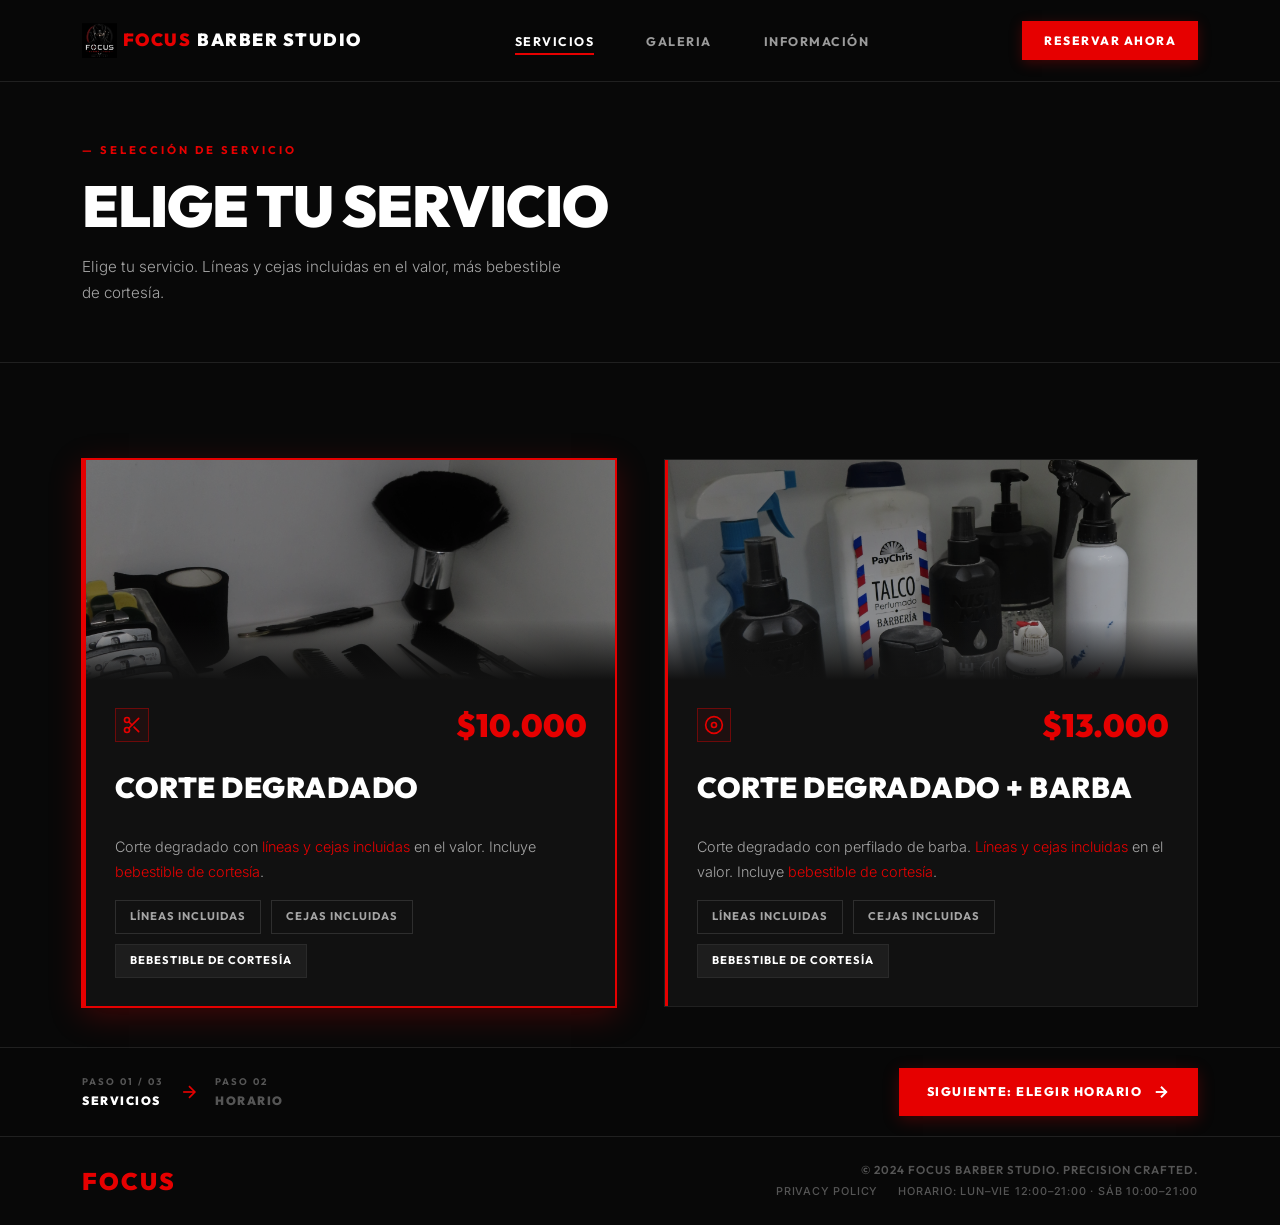
<file: servicios.html>
<!DOCTYPE html>
<html lang="es">

<head>
    <meta charset="UTF-8">
    <meta name="viewport" content="width=device-width, initial-scale=1.0">
    <title>Servicios - Focus Barber Studio</title>
    <meta name="description"
        content="Corte degradado y corte degradado + barba en Focus Barber Studio. Líneas, cejas y bebestible de cortesía incluidos.">
    <!-- Bootstrap 5 CSS CDN -->
    <link href="https://cdn.jsdelivr.net/npm/bootstrap@5.3.3/dist/css/bootstrap.min.css" rel="stylesheet"
        integrity="sha384-QWTKZyjpPEjISv5WaRU9OFeRpok6YctnYmDr5pNlyT2bRjXh0JMhjY6hW+ALEwIH" crossorigin="anonymous">
    <!-- CSS Personalizado -->
    <link rel="stylesheet" href="css/servicios.css">
</head>

<body>

    <!-- HEADER / NAVBAR -->
    <header class="srv-header">
        <nav class="navbar navbar-expand-lg navbar-dark bg-transparent">
            <div class="container">
                <a class="navbar-brand srv-logo" href="index.html">
                    <img src="imagenes/FOCUS.png" alt="Focus Logo" style="height: 35px; width: auto; object-fit: contain;">
                    <span class="srv-logo-accent">FOCUS</span> BARBER STUDIO
                </a>

                <button class="navbar-toggler border-0" type="button" data-bs-toggle="collapse"
                    data-bs-target="#srvNavbar" aria-controls="srvNavbar" aria-expanded="false"
                    aria-label="Toggle navigation">
                    <div class="srv-hamburger" id="srv-mobile-menu">
                        <span></span>
                        <span></span>
                        <span></span>
                    </div>
                </button>

                <div class="collapse navbar-collapse" id="srvNavbar">
                    <ul class="navbar-nav mx-auto srv-nav-menu align-items-lg-center gap-lg-4">
                        <li class="nav-item"><a href="servicios.html" class="srv-nav-link active">Servicios</a></li>
                        <li class="nav-item"><a href="index.html#galeria" class="srv-nav-link">Galeria</a></li>
                        <li class="nav-item"><a href="index.html#informacion" class="srv-nav-link">Información</a></li>
                    </ul>
                    <a href="index.html#informacion" class="srv-btn-book ms-lg-3 mt-3 mt-lg-0 d-inline-block">Reservar
                        ahora</a>
                </div>
            </div>
        </nav>
    </header>

    <!-- PAGE HERO / TITLE SECTION -->
    <section class="srv-hero">
        <div class="container">
            <span class="srv-badge">— Selección de Servicio</span>
            <h1 class="srv-hero-title">Elige tu servicio</h1>
            <p class="srv-hero-desc">Elige tu servicio. Líneas y cejas incluidas en el valor, más bebestible de
                cortesía.</p>
        </div>
    </section>

    <!-- SERVICES SECTION -->
    <main class="srv-main">
        <div class="container">

            <div class="row g-lg-5 g-4 srv-cards-row">

                <!-- SERVICIO 1: CORTE DEGRADADO -->
                <div class="col-lg-6 col-12">
                    <div class="srv-card selected" id="corte-degradado" data-price="10000">
                        <div class="srv-card-img-wrapper">
                            <img src="imagenes/tijera.jpeg" alt="Corte Degradado" class="srv-card-img">
                        </div>
                        <div class="srv-card-content">
                            <div class="srv-card-top">
                                <div class="srv-card-icon srv-card-icon-sm">
                                    <svg width="20" height="20" viewBox="0 0 24 24" fill="none" stroke="currentColor"
                                        stroke-width="2" stroke-linecap="round" stroke-linejoin="round">
                                        <circle cx="6" cy="6" r="3"></circle>
                                        <circle cx="6" cy="18" r="3"></circle>
                                        <line x1="20" y1="4" x2="8.12" y2="15.88"></line>
                                        <line x1="14.47" y1="14.48" x2="20" y2="20"></line>
                                        <line x1="8.12" y1="8.12" x2="12" y2="12"></line>
                                    </svg>
                                </div>
                                <span class="srv-price ms-auto">$10.000</span>
                            </div>
                            <h2 class="srv-card-title srv-card-title-lg mt-3">Corte Degradado</h2>
                            <p class="srv-card-desc mt-3">
                                Corte degradado con <span class="text-accent">líneas y cejas incluidas</span> en el valor.
                                Incluye <span class="text-accent">bebestible de cortesía</span>.
                            </p>
                            <div class="srv-tags mt-auto pt-3">
                                <span class="srv-tag srv-tag-outline">Líneas incluidas</span>
                                <span class="srv-tag srv-tag-outline">Cejas incluidas</span>
                                <span class="srv-tag">Bebestible de cortesía</span>
                            </div>
                        </div>
                    </div>
                </div>

                <!-- SERVICIO 2: CORTE DEGRADADO + BARBA -->
                <div class="col-lg-6 col-12">
                    <div class="srv-card" id="corte-degradado-barba" data-price="13000">
                        <div class="srv-card-img-wrapper">
                            <img src="imagenes/talco (1).jpeg" alt="Corte Degradado + Barba" class="srv-card-img">
                        </div>
                        <div class="srv-card-content">
                            <div class="srv-card-top">
                                <div class="srv-card-icon srv-card-icon-sm">
                                    <svg width="20" height="20" viewBox="0 0 24 24" fill="none" stroke="currentColor"
                                        stroke-width="2">
                                        <circle cx="12" cy="12" r="10"></circle>
                                        <circle cx="12" cy="12" r="3"></circle>
                                    </svg>
                                </div>
                                <span class="srv-price ms-auto">$13.000</span>
                            </div>
                            <h2 class="srv-card-title srv-card-title-lg mt-3">Corte Degradado + Barba</h2>
                            <p class="srv-card-desc mt-3">
                                Corte degradado con perfilado de barba. <span class="text-accent">Líneas y cejas
                                    incluidas</span> en el valor.
                                Incluye <span class="text-accent">bebestible de cortesía</span>.
                            </p>
                            <div class="srv-tags mt-auto pt-3">
                                <span class="srv-tag srv-tag-outline">Líneas incluidas</span>
                                <span class="srv-tag srv-tag-outline">Cejas incluidas</span>
                                <span class="srv-tag">Bebestible de cortesía</span>
                            </div>
                        </div>
                    </div>
                </div>

            </div>

        </div>
    </main>

    <!-- BOTTOM NAVIGATION BAR -->
    <div class="srv-bottom-nav">
        <div class="container d-flex justify-content-between align-items-center">
            <!-- Steps Indicator -->
            <div class="srv-steps d-flex align-items-center gap-3">
                <div class="srv-step srv-step-active">
                    <span class="srv-step-num">Paso 01 / 03</span>
                    <span class="srv-step-label">Servicios</span>
                </div>
                <svg width="20" height="20" viewBox="0 0 24 24" fill="none" stroke="currentColor" stroke-width="2"
                    class="text-accent">
                    <line x1="5" y1="12" x2="19" y2="12"></line>
                    <polyline points="12 5 19 12 12 19"></polyline>
                </svg>
                <div class="srv-step srv-step-inactive">
                    <span class="srv-step-num">Paso 02</span>
                    <span class="srv-step-label">Horario</span>
                </div>
            </div>

            <!-- Next Button -->
            <a href="agenda.html" class="srv-btn-next">
                Siguiente: Elegir Horario
                <svg width="18" height="18" viewBox="0 0 24 24" fill="none" stroke="currentColor" stroke-width="2.5">
                    <line x1="5" y1="12" x2="19" y2="12"></line>
                    <polyline points="12 5 19 12 12 19"></polyline>
                </svg>
            </a>
        </div>
    </div>

    <!-- FOOTER -->
    <footer class="srv-footer">
        <div class="container d-flex justify-content-between align-items-center flex-wrap gap-3">
            <div class="srv-footer-logo">
                <span class="srv-logo-accent">FOCUS</span>
            </div>
            <div class="srv-footer-right text-end">
                <p class="srv-footer-copy mb-1">© 2024 Focus Barber Studio. Precision Crafted.</p>
                <div class="srv-footer-links d-flex justify-content-end gap-3">
                    <a href="#" class="srv-footer-link">Privacy Policy</a>
                    <a href="#" class="srv-footer-link">Horario: Lun–Vie 12:00–21:00 · Sáb 10:00–21:00</a>
                </div>
            </div>
        </div>
    </footer>

    <!-- Bootstrap 5 JS -->
    <script src="https://cdn.jsdelivr.net/npm/bootstrap@5.3.3/dist/js/bootstrap.bundle.min.js"
        integrity="sha384-YvpcrYf0tY3lHB60NNkmXc5s9fDVZLESaAA55NDzOxhy9GkcIdslK1eN7N6jIeHz"
        crossorigin="anonymous"></script>

    <!-- Link a Javascript externo de Servicios -->
    <script src="js/servicios.js"></script>

</body>

</html>
</file>
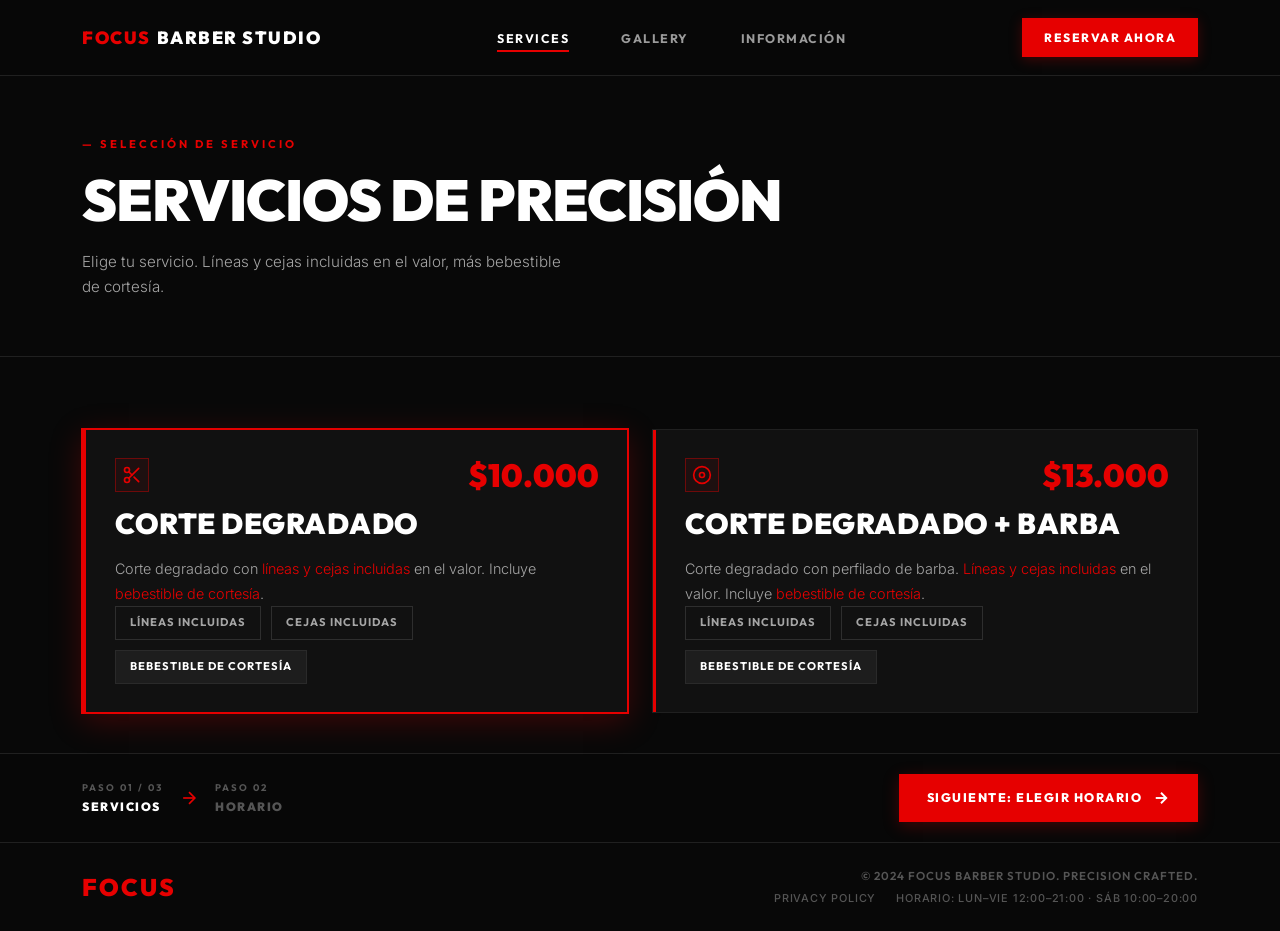
<file: BarberiaEsca/servicios.html>
<!DOCTYPE html>
<html lang="es">

<head>
    <meta charset="UTF-8">
    <meta name="viewport" content="width=device-width, initial-scale=1.0">
    <title>Servicios - Focus Barber Studio</title>
    <meta name="description" content="Corte degradado y corte degradado + barba en Focus Barber Studio. Líneas, cejas y bebestible de cortesía incluidos.">
    <!-- Bootstrap 5 CSS CDN -->
    <link href="https://cdn.jsdelivr.net/npm/bootstrap@5.3.3/dist/css/bootstrap.min.css" rel="stylesheet" integrity="sha384-QWTKZyjpPEjISv5WaRU9OFeRpok6YctnYmDr5pNlyT2bRjXh0JMhjY6hW+ALEwIH" crossorigin="anonymous">
    <!-- CSS Personalizado -->
    <link rel="stylesheet" href="css/servicios.css">
</head>

<body>

    <!-- HEADER / NAVBAR -->
    <header class="srv-header">
        <nav class="navbar navbar-expand-lg navbar-dark bg-transparent">
            <div class="container">
                <a class="navbar-brand srv-logo" href="Inicio.html">
                    <span class="srv-logo-accent">FOCUS</span> BARBER STUDIO
                </a>

                <button class="navbar-toggler border-0" type="button" data-bs-toggle="collapse" data-bs-target="#srvNavbar" aria-controls="srvNavbar" aria-expanded="false" aria-label="Toggle navigation">
                    <div class="srv-hamburger" id="srv-mobile-menu">
                        <span></span>
                        <span></span>
                        <span></span>
                    </div>
                </button>

                <div class="collapse navbar-collapse" id="srvNavbar">
                    <ul class="navbar-nav mx-auto srv-nav-menu align-items-lg-center gap-lg-4">
                        <li class="nav-item"><a href="servicios.html" class="srv-nav-link active">Services</a></li>
                        <li class="nav-item"><a href="Inicio.html#galeria" class="srv-nav-link">Gallery</a></li>
                        <li class="nav-item"><a href="Inicio.html#informacion" class="srv-nav-link">Información</a></li>
                    </ul>
                    <a href="Inicio.html#informacion" class="srv-btn-book ms-lg-3 mt-3 mt-lg-0 d-inline-block">Reservar ahora</a>
                </div>
            </div>
        </nav>
    </header>

    <!-- PAGE HERO / TITLE SECTION -->
    <section class="srv-hero">
        <div class="container">
            <span class="srv-badge">— Selección de Servicio</span>
            <h1 class="srv-hero-title">Servicios de Precisión</h1>
            <p class="srv-hero-desc">Elige tu servicio. Líneas y cejas incluidas en el valor, más bebestible de cortesía.</p>
        </div>
    </section>

    <!-- SERVICES SECTION -->
    <main class="srv-main">
        <div class="container">

            <div class="row g-4 srv-cards-row">

                <!-- SERVICIO 1: CORTE DEGRADADO -->
                <div class="col-lg-6 col-12">
                    <div class="srv-card selected" id="corte-degradado" data-price="10000">
                        <div class="srv-card-top">
                            <div class="srv-card-icon srv-card-icon-sm">
                                <svg width="20" height="20" viewBox="0 0 24 24" fill="none" stroke="currentColor" stroke-width="2" stroke-linecap="round" stroke-linejoin="round">
                                    <circle cx="6" cy="6" r="3"></circle><circle cx="6" cy="18" r="3"></circle>
                                    <line x1="20" y1="4" x2="8.12" y2="15.88"></line>
                                    <line x1="14.47" y1="14.48" x2="20" y2="20"></line>
                                    <line x1="8.12" y1="8.12" x2="12" y2="12"></line>
                                </svg>
                            </div>
                            <span class="srv-price ms-auto">$10.000</span>
                        </div>
                        <h2 class="srv-card-title srv-card-title-lg mt-3">Corte Degradado</h2>
                        <p class="srv-card-desc mt-3">
                            Corte degradado con <span class="text-accent">líneas y cejas incluidas</span> en el valor.
                            Incluye <span class="text-accent">bebestible de cortesía</span>.
                        </p>
                        <div class="srv-tags">
                            <span class="srv-tag srv-tag-outline">Líneas incluidas</span>
                            <span class="srv-tag srv-tag-outline">Cejas incluidas</span>
                            <span class="srv-tag">Bebestible de cortesía</span>
                        </div>
                    </div>
                </div>

                <!-- SERVICIO 2: CORTE DEGRADADO + BARBA -->
                <div class="col-lg-6 col-12">
                    <div class="srv-card" id="corte-degradado-barba" data-price="13000">
                        <div class="srv-card-top">
                            <div class="srv-card-icon srv-card-icon-sm">
                                <svg width="20" height="20" viewBox="0 0 24 24" fill="none" stroke="currentColor" stroke-width="2"><circle cx="12" cy="12" r="10"></circle><circle cx="12" cy="12" r="3"></circle></svg>
                            </div>
                            <span class="srv-price ms-auto">$13.000</span>
                        </div>
                        <h2 class="srv-card-title srv-card-title-lg mt-3">Corte Degradado + Barba</h2>
                        <p class="srv-card-desc mt-3">
                            Corte degradado con perfilado de barba. <span class="text-accent">Líneas y cejas incluidas</span> en el valor.
                            Incluye <span class="text-accent">bebestible de cortesía</span>.
                        </p>
                        <div class="srv-tags">
                            <span class="srv-tag srv-tag-outline">Líneas incluidas</span>
                            <span class="srv-tag srv-tag-outline">Cejas incluidas</span>
                            <span class="srv-tag">Bebestible de cortesía</span>
                        </div>
                    </div>
                </div>

            </div>

        </div>
    </main>

    <!-- BOTTOM NAVIGATION BAR -->
    <div class="srv-bottom-nav">
        <div class="container d-flex justify-content-between align-items-center">
            <!-- Steps Indicator -->
            <div class="srv-steps d-flex align-items-center gap-3">
                <div class="srv-step srv-step-active">
                    <span class="srv-step-num">Paso 01 / 03</span>
                    <span class="srv-step-label">Servicios</span>
                </div>
                <svg width="20" height="20" viewBox="0 0 24 24" fill="none" stroke="currentColor" stroke-width="2" class="text-accent"><line x1="5" y1="12" x2="19" y2="12"></line><polyline points="12 5 19 12 12 19"></polyline></svg>
                <div class="srv-step srv-step-inactive">
                    <span class="srv-step-num">Paso 02</span>
                    <span class="srv-step-label">Horario</span>
                </div>
            </div>

            <!-- Next Button -->
            <a href="agenda.html" class="srv-btn-next">
                Siguiente: Elegir Horario
                <svg width="18" height="18" viewBox="0 0 24 24" fill="none" stroke="currentColor" stroke-width="2.5"><line x1="5" y1="12" x2="19" y2="12"></line><polyline points="12 5 19 12 12 19"></polyline></svg>
            </a>
        </div>
    </div>

    <!-- FOOTER -->
    <footer class="srv-footer">
        <div class="container d-flex justify-content-between align-items-center flex-wrap gap-3">
            <div class="srv-footer-logo">
                <span class="srv-logo-accent">FOCUS</span>
            </div>
            <div class="srv-footer-right text-end">
                <p class="srv-footer-copy mb-1">© 2024 Focus Barber Studio. Precision Crafted.</p>
                <div class="srv-footer-links d-flex justify-content-end gap-3">
                    <a href="#" class="srv-footer-link">Privacy Policy</a>
                    <a href="#" class="srv-footer-link">Horario: Lun–Vie 12:00–21:00 · Sáb 10:00–20:00</a>
                </div>
            </div>
        </div>
    </footer>

    <!-- Bootstrap 5 JS -->
    <script src="https://cdn.jsdelivr.net/npm/bootstrap@5.3.3/dist/js/bootstrap.bundle.min.js" integrity="sha384-YvpcrYf0tY3lHB60NNkmXc5s9fDVZLESaAA55NDzOxhy9GkcIdslK1eN7N6jIeHz" crossorigin="anonymous"></script>

    <!-- Link a Javascript externo de Servicios -->
    <script src="js/servicios.js"></script>

</body>
</html>
</file>
<file: css/servicios.css>
/* =====================================================
   FOCUS BARBER STUDIO - servicios.css
   ===================================================== */

@import url('https://fonts.googleapis.com/css2?family=Inter:wght@300;400;500;600&family=Outfit:wght@400;600;700;800;900&display=swap');

/* === CSS Variables === */
:root {
  --bg-dark: #080808;
  --bg-card: #111111;
  --bg-card-hover: #161616;
  --bg-input: #181818;
  --primary-red: #e60000;
  --primary-red-hover: #ff2a2a;
  --primary-red-glow: rgba(230, 0, 0, 0.25);
  --text-white: #ffffff;
  --text-gray: #a5a5a5;
  --text-muted: #555555;
  --border-color: #202020;
  --border-red: rgba(230, 0, 0, 0.4);
  --font-title: 'Outfit', sans-serif;
  --font-body: 'Inter', sans-serif;
  --transition: all 0.3s cubic-bezier(0.25, 0.8, 0.25, 1);
}

/* === Base === */
*, *::before, *::after { box-sizing: border-box; margin: 0; padding: 0; }

html {
  scroll-behavior: smooth;
  background-color: var(--bg-dark);
  overflow-x: hidden;
}

body {
  background-color: var(--bg-dark);
  color: var(--text-white);
  font-family: var(--font-body);
  line-height: 1.6;
  -webkit-font-smoothing: antialiased;
  min-height: 100vh;
  display: flex;
  flex-direction: column;
}

a { text-decoration: none; color: inherit; transition: var(--transition); }

h1, h2, h3, h4 {
  font-family: var(--font-title);
  font-weight: 900;
  text-transform: uppercase;
  letter-spacing: 0.5px;
}

.text-accent { color: var(--primary-red) !important; }

/* === Custom Scrollbar === */
::-webkit-scrollbar { width: 6px; }
::-webkit-scrollbar-track { background: var(--bg-dark); }
::-webkit-scrollbar-thumb { background: #222; border-radius: 3px; }
::-webkit-scrollbar-thumb:hover { background: var(--primary-red); }

/* =====================================================
   HEADER / NAVBAR
   ===================================================== */
.srv-header {
  position: sticky;
  top: 0;
  z-index: 1000;
  background-color: rgba(8, 8, 8, 0.96);
  backdrop-filter: blur(14px);
  -webkit-backdrop-filter: blur(14px);
  border-bottom: 1px solid var(--border-color);
}

.srv-header .navbar {
  padding: 18px 0;
}

/* Logo */
.srv-logo {
  font-family: var(--font-title) !important;
  font-size: 1.1rem !important;
  font-weight: 900 !important;
  letter-spacing: 1.5px;
  text-transform: uppercase;
  color: var(--text-white) !important;
  display: flex;
  align-items: center;
  gap: 6px;
}

.srv-logo-accent {
  color: var(--primary-red);
}

/* Nav links */
.srv-nav-link {
  font-family: var(--font-title);
  font-size: 0.78rem;
  font-weight: 700;
  text-transform: uppercase;
  letter-spacing: 1.5px;
  color: rgba(255,255,255,0.6) !important;
  padding: 6px 14px !important;
  position: relative;
  transition: var(--transition);
}

.srv-nav-link::after {
  content: '';
  position: absolute;
  bottom: 0;
  left: 14px;
  width: 0;
  height: 2px;
  background: var(--primary-red);
  transition: var(--transition);
}

.srv-nav-link:hover,
.srv-nav-link.active {
  color: var(--text-white) !important;
}

.srv-nav-link:hover::after,
.srv-nav-link.active::after {
  width: calc(100% - 28px);
}

/* Book Now Button */
.srv-btn-book {
  background-color: var(--primary-red);
  color: var(--text-white) !important;
  font-family: var(--font-title);
  font-size: 0.75rem;
  font-weight: 800;
  text-transform: uppercase;
  letter-spacing: 1.5px;
  padding: 10px 22px;
  border-radius: 0;
  box-shadow: 0 3px 12px var(--primary-red-glow);
  transition: var(--transition);
}

.srv-btn-book:hover {
  background-color: var(--primary-red-hover);
  box-shadow: 0 5px 18px rgba(255,42,42,0.45);
  transform: translateY(-2px);
  color: var(--text-white) !important;
}

/* Hamburger */
.srv-hamburger {
  display: flex;
  flex-direction: column;
  justify-content: space-between;
  width: 22px;
  height: 16px;
  cursor: pointer;
}

.srv-hamburger span {
  display: block;
  height: 2px;
  width: 100%;
  background: var(--text-white);
  transition: var(--transition);
}

.srv-hamburger.active span:nth-child(1) { transform: translateY(7px) rotate(45deg); }
.srv-hamburger.active span:nth-child(2) { opacity: 0; }
.srv-hamburger.active span:nth-child(3) { transform: translateY(-7px) rotate(-45deg); }

/* Mobile collapse */
@media (max-width: 991px) {
  .navbar-collapse {
    background-color: var(--bg-dark);
    border-top: 1px solid var(--border-color);
    padding: 20px 0;
    margin-top: 12px;
  }
  .srv-nav-link { padding: 10px 0 !important; }
  .srv-nav-link::after { left: 0; }
  .srv-nav-link:hover::after, .srv-nav-link.active::after { width: 30px; }
}

/* =====================================================
   PAGE HERO / TITLE
   ===================================================== */
.srv-hero {
  padding: 60px 0 40px;
  border-bottom: 1px solid var(--border-color);
}

.srv-badge {
  font-family: var(--font-title);
  font-size: 0.7rem;
  font-weight: 700;
  text-transform: uppercase;
  letter-spacing: 3px;
  color: var(--primary-red);
  display: block;
  margin-bottom: 16px;
}

.srv-hero-title {
  font-size: clamp(2.2rem, 5vw, 3.6rem);
  font-weight: 900;
  line-height: 1.05;
  letter-spacing: -1px;
  margin-bottom: 18px;
  color: var(--text-white);
}

.srv-hero-desc {
  font-size: 0.95rem;
  color: var(--text-gray);
  font-weight: 300;
  max-width: 480px;
  line-height: 1.7;
}

/* =====================================================
   MAIN CONTENT
   ===================================================== */
.srv-main {
  flex: 1;
  padding: 48px 0 40px;
}

/* ===  FEATURED CARD (Corte de Precisión) === */
.srv-card-featured {
  background-color: var(--bg-card);
  border: 1px solid var(--border-color);
  margin-bottom: 24px;
  cursor: pointer;
  transition: var(--transition);
  position: relative;
  overflow: hidden;
}

.srv-card-featured::before {
  content: '';
  position: absolute;
  left: 0;
  top: 0;
  bottom: 0;
  width: 3px;
  background: var(--primary-red);
}

.srv-card-featured:hover {
  border-color: var(--border-red);
  background-color: var(--bg-card-hover);
}

.srv-card-featured.selected {
  border-color: var(--primary-red);
  box-shadow: 0 0 0 1px var(--primary-red), 0 8px 30px var(--primary-red-glow);
}

.srv-card-featured-body {
  display: flex;
  align-items: stretch;
}

.srv-card-featured-left {
  flex: 1;
  padding: 36px 36px 36px 44px;
  display: flex;
  flex-direction: column;
  justify-content: space-between;
  gap: 20px;
}

.srv-card-featured-img {
  width: 300px;
  flex-shrink: 0;
  overflow: hidden;
  border-left: 1px solid var(--border-color);
}

.srv-card-featured-img img {
  width: 100%;
  height: 100%;
  object-fit: cover;
  filter: grayscale(100%) brightness(0.75);
  transition: var(--transition);
  display: block;
}

.srv-card-featured:hover .srv-card-featured-img img {
  filter: grayscale(60%) brightness(0.85);
  transform: scale(1.03);
}

/* === CARD HEADER ROW === */
.srv-card-header {
  display: flex;
  align-items: center;
  gap: 16px;
  flex-wrap: wrap;
}

/* Icon */
.srv-card-icon {
  color: var(--primary-red);
  display: flex;
  align-items: center;
  justify-content: center;
  width: 40px;
  height: 40px;
  border: 1px solid var(--border-red);
  background-color: rgba(230, 0, 0, 0.06);
  flex-shrink: 0;
}

.srv-card-icon-sm {
  width: 34px;
  height: 34px;
}

/* Card Title */
.srv-card-title {
  font-size: 1.7rem;
  font-weight: 900;
  text-transform: uppercase;
  letter-spacing: 0.5px;
  color: var(--text-white);
  margin: 0;
  line-height: 1.1;
}

.srv-card-title-lg {
  font-size: 1.8rem;
  margin-top: 12px;
  margin-bottom: 14px;
}

/* Price block */
.srv-price-block {
  text-align: right;
  display: flex;
  flex-direction: column;
}

.srv-price-label {
  font-size: 0.65rem;
  text-transform: uppercase;
  letter-spacing: 2px;
  color: var(--text-muted);
  font-weight: 600;
  font-family: var(--font-title);
}

.srv-price {
  font-family: var(--font-title);
  font-size: 2rem;
  font-weight: 900;
  color: var(--primary-red);
  line-height: 1;
}

.srv-price-sm {
  font-size: 1.6rem;
  line-height: 1;
}

/* Description */
.srv-card-desc {
  font-size: 0.9rem;
  color: var(--text-gray);
  font-weight: 300;
  line-height: 1.75;
  margin: 0;
}

.srv-card-desc-accent {
  font-size: 0.85rem;
  line-height: 1.7;
  color: var(--text-gray);
}

/* === TAGS === */
.srv-tags {
  display: flex;
  gap: 10px;
  flex-wrap: wrap;
  align-items: center;
}

.srv-tag {
  display: inline-flex;
  align-items: center;
  gap: 6px;
  font-family: var(--font-title);
  font-size: 0.7rem;
  font-weight: 700;
  text-transform: uppercase;
  letter-spacing: 1px;
  color: var(--text-white);
  background-color: rgba(255,255,255,0.05);
  border: 1px solid #2a2a2a;
  padding: 7px 14px;
}

.srv-tag svg { color: var(--primary-red); }

.srv-tag-outline {
  background-color: transparent;
  border-color: rgba(255,255,255,0.12);
  color: var(--text-gray);
}

/* ===  SMALLER CARDS === */
.srv-cards-row { margin-top: 0; }

.srv-card {
  background-color: var(--bg-card);
  border: 1px solid var(--border-color);
  padding: 0;
  height: 100%;
  position: relative;
  overflow: hidden;
  cursor: pointer;
  transition: var(--transition);
  display: flex;
  flex-direction: column;
}

.srv-card::before {
  content: '';
  position: absolute;
  left: 0;
  top: 0;
  bottom: 0;
  width: 3px;
  background: var(--primary-red);
  z-index: 10;
}

.srv-card:hover {
  border-color: var(--border-red);
  background-color: var(--bg-card-hover);
}

.srv-card.selected {
  border-color: var(--primary-red);
  box-shadow: 0 0 0 1px var(--primary-red), 0 8px 30px var(--primary-red-glow);
}

.srv-card-img-wrapper {
  width: 100%;
  height: 220px;
  overflow: hidden;
  position: relative;
}

.srv-card-img-wrapper::after {
  content: '';
  position: absolute;
  bottom: 0;
  left: 0;
  right: 0;
  height: 60px;
  background: linear-gradient(to top, var(--bg-card), transparent);
  pointer-events: none;
}

.srv-card-img {
  width: 100%;
  height: 100%;
  object-fit: cover;
  filter: grayscale(30%) brightness(0.75);
  transition: var(--transition);
}

.srv-card:hover .srv-card-img {
  filter: grayscale(0%) brightness(0.9);
  transform: scale(1.04);
}

.srv-card-content {
  padding: 28px 28px 28px 32px;
  display: flex;
  flex-direction: column;
  flex: 1;
}

.srv-card-top {
  display: flex;
  align-items: center;
  margin-bottom: 14px;
}

/* Most Wanted Badge */
.srv-card-featured-badge {
  position: relative;
}

.srv-most-wanted {
  position: absolute;
  top: 0;
  right: 0;
  background-color: var(--primary-red);
  color: var(--text-white);
  font-family: var(--font-title);
  font-size: 0.6rem;
  font-weight: 800;
  text-transform: uppercase;
  letter-spacing: 1.5px;
  padding: 5px 12px;
  z-index: 2;
}

/* =====================================================
   BOTTOM NAVIGATION BAR
   ===================================================== */
.srv-bottom-nav {
  border-top: 1px solid var(--border-color);
  background-color: rgba(8, 8, 8, 0.95);
  padding: 20px 0;
  margin-top: auto;
}

/* Steps */
.srv-steps {
  gap: 12px;
}

.srv-step {
  display: flex;
  flex-direction: column;
  gap: 2px;
}

.srv-step-num {
  font-family: var(--font-title);
  font-size: 0.6rem;
  font-weight: 700;
  text-transform: uppercase;
  letter-spacing: 2px;
}

.srv-step-label {
  font-family: var(--font-title);
  font-size: 0.75rem;
  font-weight: 900;
  text-transform: uppercase;
  letter-spacing: 1.5px;
}

.srv-step-active .srv-step-num { color: var(--text-muted); }
.srv-step-active .srv-step-label { color: var(--text-white); }
.srv-step-inactive .srv-step-num,
.srv-step-inactive .srv-step-label { color: var(--text-muted); }

/* Next Button */
.srv-btn-next {
  display: inline-flex;
  align-items: center;
  gap: 10px;
  background-color: var(--primary-red);
  color: var(--text-white) !important;
  font-family: var(--font-title);
  font-size: 0.78rem;
  font-weight: 800;
  text-transform: uppercase;
  letter-spacing: 1.5px;
  padding: 14px 28px;
  border-radius: 0;
  transition: var(--transition);
  box-shadow: 0 4px 15px var(--primary-red-glow);
}

.srv-btn-next:hover {
  background-color: var(--primary-red-hover);
  box-shadow: 0 6px 22px rgba(255,42,42,0.5);
  transform: translateX(3px);
  color: var(--text-white) !important;
}

/* =====================================================
   FOOTER
   ===================================================== */
.srv-footer {
  border-top: 1px solid var(--border-color);
  background-color: var(--bg-dark);
  padding: 24px 0;
}

.srv-footer-logo {
  font-family: var(--font-title);
  font-size: 1.5rem;
  font-weight: 900;
  letter-spacing: 2px;
}

.srv-footer-copy {
  font-size: 0.72rem;
  color: var(--text-muted);
  text-transform: uppercase;
  letter-spacing: 1px;
  font-family: var(--font-title);
  font-weight: 600;
}

.srv-footer-links {
  gap: 20px !important;
}

.srv-footer-link {
  font-size: 0.68rem;
  color: var(--text-muted);
  text-transform: uppercase;
  letter-spacing: 0.8px;
  font-weight: 500;
}

.srv-footer-link:hover {
  color: var(--primary-red);
}

/* =====================================================
   RESPONSIVE
   ===================================================== */
@media (max-width: 991px) {
  .srv-hero { padding: 44px 0 32px; }

  .srv-card-featured-body {
    flex-direction: column;
  }

  .srv-card-featured-img {
    width: 100%;
    height: 240px;
    border-left: none;
    border-top: 1px solid var(--border-color);
  }

  .srv-card-featured-left {
    padding: 28px 28px 28px 36px;
  }

  .srv-card-title { font-size: 1.4rem; }
  .srv-card-title-lg { font-size: 1.5rem; }
}

@media (max-width: 576px) {
  .srv-hero-title { font-size: 2rem; letter-spacing: -0.5px; }

  .srv-bottom-nav .container {
    flex-direction: column;
    gap: 16px;
    align-items: flex-start !important;
  }

  .srv-btn-next { width: 100%; justify-content: center; }

  .srv-footer .container {
    flex-direction: column;
    align-items: flex-start !important;
  }

  .srv-footer-right {
    text-align: left !important;
  }

  .srv-footer-links {
    justify-content: flex-start !important;
  }

  .srv-price { font-size: 1.6rem; }
  .srv-card-featured-left { padding: 20px 20px 20px 28px; }
  .srv-card { padding: 0; }
  .srv-card-content { padding: 24px 20px 20px 24px; }
}
</file>
<file: BarberiaEsca/css/servicios.css>
/* =====================================================
   FOCUS BARBER STUDIO - servicios.css
   ===================================================== */

@import url('https://fonts.googleapis.com/css2?family=Inter:wght@300;400;500;600&family=Outfit:wght@400;600;700;800;900&display=swap');

/* === CSS Variables === */
:root {
  --bg-dark: #080808;
  --bg-card: #111111;
  --bg-card-hover: #161616;
  --bg-input: #181818;
  --primary-red: #e60000;
  --primary-red-hover: #ff2a2a;
  --primary-red-glow: rgba(230, 0, 0, 0.25);
  --text-white: #ffffff;
  --text-gray: #a5a5a5;
  --text-muted: #555555;
  --border-color: #202020;
  --border-red: rgba(230, 0, 0, 0.4);
  --font-title: 'Outfit', sans-serif;
  --font-body: 'Inter', sans-serif;
  --transition: all 0.3s cubic-bezier(0.25, 0.8, 0.25, 1);
}

/* === Base === */
*, *::before, *::after { box-sizing: border-box; margin: 0; padding: 0; }

html {
  scroll-behavior: smooth;
  background-color: var(--bg-dark);
  overflow-x: hidden;
}

body {
  background-color: var(--bg-dark);
  color: var(--text-white);
  font-family: var(--font-body);
  line-height: 1.6;
  -webkit-font-smoothing: antialiased;
  min-height: 100vh;
  display: flex;
  flex-direction: column;
}

a { text-decoration: none; color: inherit; transition: var(--transition); }

h1, h2, h3, h4 {
  font-family: var(--font-title);
  font-weight: 900;
  text-transform: uppercase;
  letter-spacing: 0.5px;
}

.text-accent { color: var(--primary-red) !important; }

/* === Custom Scrollbar === */
::-webkit-scrollbar { width: 6px; }
::-webkit-scrollbar-track { background: var(--bg-dark); }
::-webkit-scrollbar-thumb { background: #222; border-radius: 3px; }
::-webkit-scrollbar-thumb:hover { background: var(--primary-red); }

/* =====================================================
   HEADER / NAVBAR
   ===================================================== */
.srv-header {
  position: sticky;
  top: 0;
  z-index: 1000;
  background-color: rgba(8, 8, 8, 0.96);
  backdrop-filter: blur(14px);
  -webkit-backdrop-filter: blur(14px);
  border-bottom: 1px solid var(--border-color);
}

.srv-header .navbar {
  padding: 18px 0;
}

/* Logo */
.srv-logo {
  font-family: var(--font-title) !important;
  font-size: 1.1rem !important;
  font-weight: 900 !important;
  letter-spacing: 1.5px;
  text-transform: uppercase;
  color: var(--text-white) !important;
  display: flex;
  align-items: center;
  gap: 6px;
}

.srv-logo-accent {
  color: var(--primary-red);
}

/* Nav links */
.srv-nav-link {
  font-family: var(--font-title);
  font-size: 0.78rem;
  font-weight: 700;
  text-transform: uppercase;
  letter-spacing: 1.5px;
  color: rgba(255,255,255,0.6) !important;
  padding: 6px 14px !important;
  position: relative;
  transition: var(--transition);
}

.srv-nav-link::after {
  content: '';
  position: absolute;
  bottom: 0;
  left: 14px;
  width: 0;
  height: 2px;
  background: var(--primary-red);
  transition: var(--transition);
}

.srv-nav-link:hover,
.srv-nav-link.active {
  color: var(--text-white) !important;
}

.srv-nav-link:hover::after,
.srv-nav-link.active::after {
  width: calc(100% - 28px);
}

/* Book Now Button */
.srv-btn-book {
  background-color: var(--primary-red);
  color: var(--text-white) !important;
  font-family: var(--font-title);
  font-size: 0.75rem;
  font-weight: 800;
  text-transform: uppercase;
  letter-spacing: 1.5px;
  padding: 10px 22px;
  border-radius: 0;
  box-shadow: 0 3px 12px var(--primary-red-glow);
  transition: var(--transition);
}

.srv-btn-book:hover {
  background-color: var(--primary-red-hover);
  box-shadow: 0 5px 18px rgba(255,42,42,0.45);
  transform: translateY(-2px);
  color: var(--text-white) !important;
}

/* Hamburger */
.srv-hamburger {
  display: flex;
  flex-direction: column;
  justify-content: space-between;
  width: 22px;
  height: 16px;
  cursor: pointer;
}

.srv-hamburger span {
  display: block;
  height: 2px;
  width: 100%;
  background: var(--text-white);
  transition: var(--transition);
}

.srv-hamburger.active span:nth-child(1) { transform: translateY(7px) rotate(45deg); }
.srv-hamburger.active span:nth-child(2) { opacity: 0; }
.srv-hamburger.active span:nth-child(3) { transform: translateY(-7px) rotate(-45deg); }

/* Mobile collapse */
@media (max-width: 991px) {
  .navbar-collapse {
    background-color: var(--bg-dark);
    border-top: 1px solid var(--border-color);
    padding: 20px 0;
    margin-top: 12px;
  }
  .srv-nav-link { padding: 10px 0 !important; }
  .srv-nav-link::after { left: 0; }
  .srv-nav-link:hover::after, .srv-nav-link.active::after { width: 30px; }
}

/* =====================================================
   PAGE HERO / TITLE
   ===================================================== */
.srv-hero {
  padding: 60px 0 40px;
  border-bottom: 1px solid var(--border-color);
}

.srv-badge {
  font-family: var(--font-title);
  font-size: 0.7rem;
  font-weight: 700;
  text-transform: uppercase;
  letter-spacing: 3px;
  color: var(--primary-red);
  display: block;
  margin-bottom: 16px;
}

.srv-hero-title {
  font-size: clamp(2.2rem, 5vw, 3.6rem);
  font-weight: 900;
  line-height: 1.05;
  letter-spacing: -1px;
  margin-bottom: 18px;
  color: var(--text-white);
}

.srv-hero-desc {
  font-size: 0.95rem;
  color: var(--text-gray);
  font-weight: 300;
  max-width: 480px;
  line-height: 1.7;
}

/* =====================================================
   MAIN CONTENT
   ===================================================== */
.srv-main {
  flex: 1;
  padding: 48px 0 40px;
}

/* ===  FEATURED CARD (Corte de Precisión) === */
.srv-card-featured {
  background-color: var(--bg-card);
  border: 1px solid var(--border-color);
  margin-bottom: 24px;
  cursor: pointer;
  transition: var(--transition);
  position: relative;
  overflow: hidden;
}

.srv-card-featured::before {
  content: '';
  position: absolute;
  left: 0;
  top: 0;
  bottom: 0;
  width: 3px;
  background: var(--primary-red);
}

.srv-card-featured:hover {
  border-color: var(--border-red);
  background-color: var(--bg-card-hover);
}

.srv-card-featured.selected {
  border-color: var(--primary-red);
  box-shadow: 0 0 0 1px var(--primary-red), 0 8px 30px var(--primary-red-glow);
}

.srv-card-featured-body {
  display: flex;
  align-items: stretch;
}

.srv-card-featured-left {
  flex: 1;
  padding: 36px 36px 36px 44px;
  display: flex;
  flex-direction: column;
  justify-content: space-between;
  gap: 20px;
}

.srv-card-featured-img {
  width: 300px;
  flex-shrink: 0;
  overflow: hidden;
  border-left: 1px solid var(--border-color);
}

.srv-card-featured-img img {
  width: 100%;
  height: 100%;
  object-fit: cover;
  filter: grayscale(100%) brightness(0.75);
  transition: var(--transition);
  display: block;
}

.srv-card-featured:hover .srv-card-featured-img img {
  filter: grayscale(60%) brightness(0.85);
  transform: scale(1.03);
}

/* === CARD HEADER ROW === */
.srv-card-header {
  display: flex;
  align-items: center;
  gap: 16px;
  flex-wrap: wrap;
}

/* Icon */
.srv-card-icon {
  color: var(--primary-red);
  display: flex;
  align-items: center;
  justify-content: center;
  width: 40px;
  height: 40px;
  border: 1px solid var(--border-red);
  background-color: rgba(230, 0, 0, 0.06);
  flex-shrink: 0;
}

.srv-card-icon-sm {
  width: 34px;
  height: 34px;
}

/* Card Title */
.srv-card-title {
  font-size: 1.7rem;
  font-weight: 900;
  text-transform: uppercase;
  letter-spacing: 0.5px;
  color: var(--text-white);
  margin: 0;
  line-height: 1.1;
}

.srv-card-title-lg {
  font-size: 1.8rem;
  margin-top: 12px;
  margin-bottom: 14px;
}

/* Price block */
.srv-price-block {
  text-align: right;
  display: flex;
  flex-direction: column;
}

.srv-price-label {
  font-size: 0.65rem;
  text-transform: uppercase;
  letter-spacing: 2px;
  color: var(--text-muted);
  font-weight: 600;
  font-family: var(--font-title);
}

.srv-price {
  font-family: var(--font-title);
  font-size: 2rem;
  font-weight: 900;
  color: var(--primary-red);
  line-height: 1;
}

.srv-price-sm {
  font-size: 1.6rem;
  line-height: 1;
}

/* Description */
.srv-card-desc {
  font-size: 0.9rem;
  color: var(--text-gray);
  font-weight: 300;
  line-height: 1.75;
  margin: 0;
}

.srv-card-desc-accent {
  font-size: 0.85rem;
  line-height: 1.7;
  color: var(--text-gray);
}

/* === TAGS === */
.srv-tags {
  display: flex;
  gap: 10px;
  flex-wrap: wrap;
  align-items: center;
}

.srv-tag {
  display: inline-flex;
  align-items: center;
  gap: 6px;
  font-family: var(--font-title);
  font-size: 0.7rem;
  font-weight: 700;
  text-transform: uppercase;
  letter-spacing: 1px;
  color: var(--text-white);
  background-color: rgba(255,255,255,0.05);
  border: 1px solid #2a2a2a;
  padding: 7px 14px;
}

.srv-tag svg { color: var(--primary-red); }

.srv-tag-outline {
  background-color: transparent;
  border-color: rgba(255,255,255,0.12);
  color: var(--text-gray);
}

/* ===  SMALLER CARDS === */
.srv-cards-row { margin-top: 0; }

.srv-card {
  background-color: var(--bg-card);
  border: 1px solid var(--border-color);
  padding: 28px 28px 28px 32px;
  height: 100%;
  position: relative;
  overflow: hidden;
  cursor: pointer;
  transition: var(--transition);
}

.srv-card::before {
  content: '';
  position: absolute;
  left: 0;
  top: 0;
  bottom: 0;
  width: 3px;
  background: var(--primary-red);
}

.srv-card:hover {
  border-color: var(--border-red);
  background-color: var(--bg-card-hover);
}

.srv-card.selected {
  border-color: var(--primary-red);
  box-shadow: 0 0 0 1px var(--primary-red), 0 8px 30px var(--primary-red-glow);
}

.srv-card-top {
  display: flex;
  align-items: center;
  margin-bottom: 14px;
}

/* Most Wanted Badge */
.srv-card-featured-badge {
  position: relative;
}

.srv-most-wanted {
  position: absolute;
  top: 0;
  right: 0;
  background-color: var(--primary-red);
  color: var(--text-white);
  font-family: var(--font-title);
  font-size: 0.6rem;
  font-weight: 800;
  text-transform: uppercase;
  letter-spacing: 1.5px;
  padding: 5px 12px;
  z-index: 2;
}

/* =====================================================
   BOTTOM NAVIGATION BAR
   ===================================================== */
.srv-bottom-nav {
  border-top: 1px solid var(--border-color);
  background-color: rgba(8, 8, 8, 0.95);
  padding: 20px 0;
  margin-top: auto;
}

/* Steps */
.srv-steps {
  gap: 12px;
}

.srv-step {
  display: flex;
  flex-direction: column;
  gap: 2px;
}

.srv-step-num {
  font-family: var(--font-title);
  font-size: 0.6rem;
  font-weight: 700;
  text-transform: uppercase;
  letter-spacing: 2px;
}

.srv-step-label {
  font-family: var(--font-title);
  font-size: 0.75rem;
  font-weight: 900;
  text-transform: uppercase;
  letter-spacing: 1.5px;
}

.srv-step-active .srv-step-num { color: var(--text-muted); }
.srv-step-active .srv-step-label { color: var(--text-white); }
.srv-step-inactive .srv-step-num,
.srv-step-inactive .srv-step-label { color: var(--text-muted); }

/* Next Button */
.srv-btn-next {
  display: inline-flex;
  align-items: center;
  gap: 10px;
  background-color: var(--primary-red);
  color: var(--text-white) !important;
  font-family: var(--font-title);
  font-size: 0.78rem;
  font-weight: 800;
  text-transform: uppercase;
  letter-spacing: 1.5px;
  padding: 14px 28px;
  border-radius: 0;
  transition: var(--transition);
  box-shadow: 0 4px 15px var(--primary-red-glow);
}

.srv-btn-next:hover {
  background-color: var(--primary-red-hover);
  box-shadow: 0 6px 22px rgba(255,42,42,0.5);
  transform: translateX(3px);
  color: var(--text-white) !important;
}

/* =====================================================
   FOOTER
   ===================================================== */
.srv-footer {
  border-top: 1px solid var(--border-color);
  background-color: var(--bg-dark);
  padding: 24px 0;
}

.srv-footer-logo {
  font-family: var(--font-title);
  font-size: 1.5rem;
  font-weight: 900;
  letter-spacing: 2px;
}

.srv-footer-copy {
  font-size: 0.72rem;
  color: var(--text-muted);
  text-transform: uppercase;
  letter-spacing: 1px;
  font-family: var(--font-title);
  font-weight: 600;
}

.srv-footer-links {
  gap: 20px !important;
}

.srv-footer-link {
  font-size: 0.68rem;
  color: var(--text-muted);
  text-transform: uppercase;
  letter-spacing: 0.8px;
  font-weight: 500;
}

.srv-footer-link:hover {
  color: var(--primary-red);
}

/* =====================================================
   RESPONSIVE
   ===================================================== */
@media (max-width: 991px) {
  .srv-hero { padding: 44px 0 32px; }

  .srv-card-featured-body {
    flex-direction: column;
  }

  .srv-card-featured-img {
    width: 100%;
    height: 240px;
    border-left: none;
    border-top: 1px solid var(--border-color);
  }

  .srv-card-featured-left {
    padding: 28px 28px 28px 36px;
  }

  .srv-card-title { font-size: 1.4rem; }
  .srv-card-title-lg { font-size: 1.5rem; }
}

@media (max-width: 576px) {
  .srv-hero-title { font-size: 2rem; letter-spacing: -0.5px; }

  .srv-bottom-nav .container {
    flex-direction: column;
    gap: 16px;
    align-items: flex-start !important;
  }

  .srv-btn-next { width: 100%; justify-content: center; }

  .srv-footer .container {
    flex-direction: column;
    align-items: flex-start !important;
  }

  .srv-footer-right {
    text-align: left !important;
  }

  .srv-footer-links {
    justify-content: flex-start !important;
  }

  .srv-price { font-size: 1.6rem; }
  .srv-card-featured-left { padding: 20px 20px 20px 28px; }
  .srv-card { padding: 22px 20px 22px 26px; }
}
</file>
